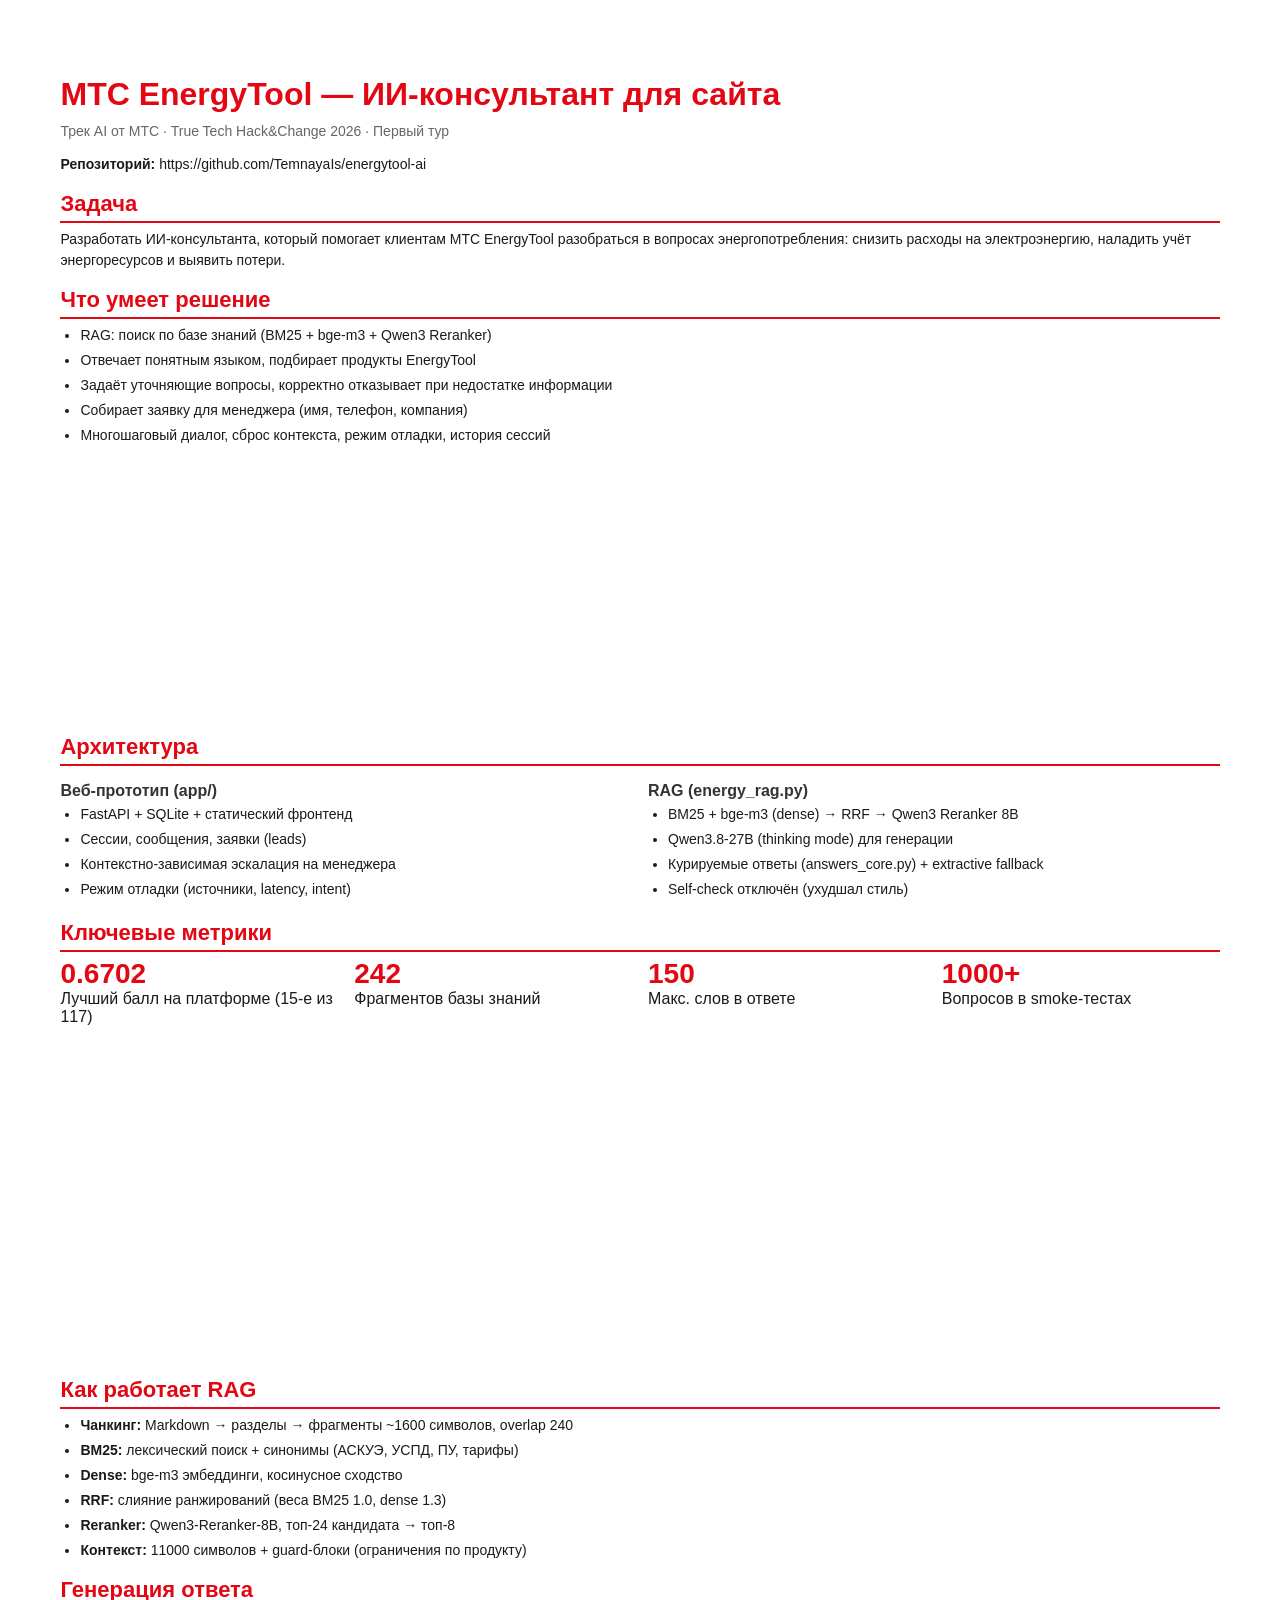
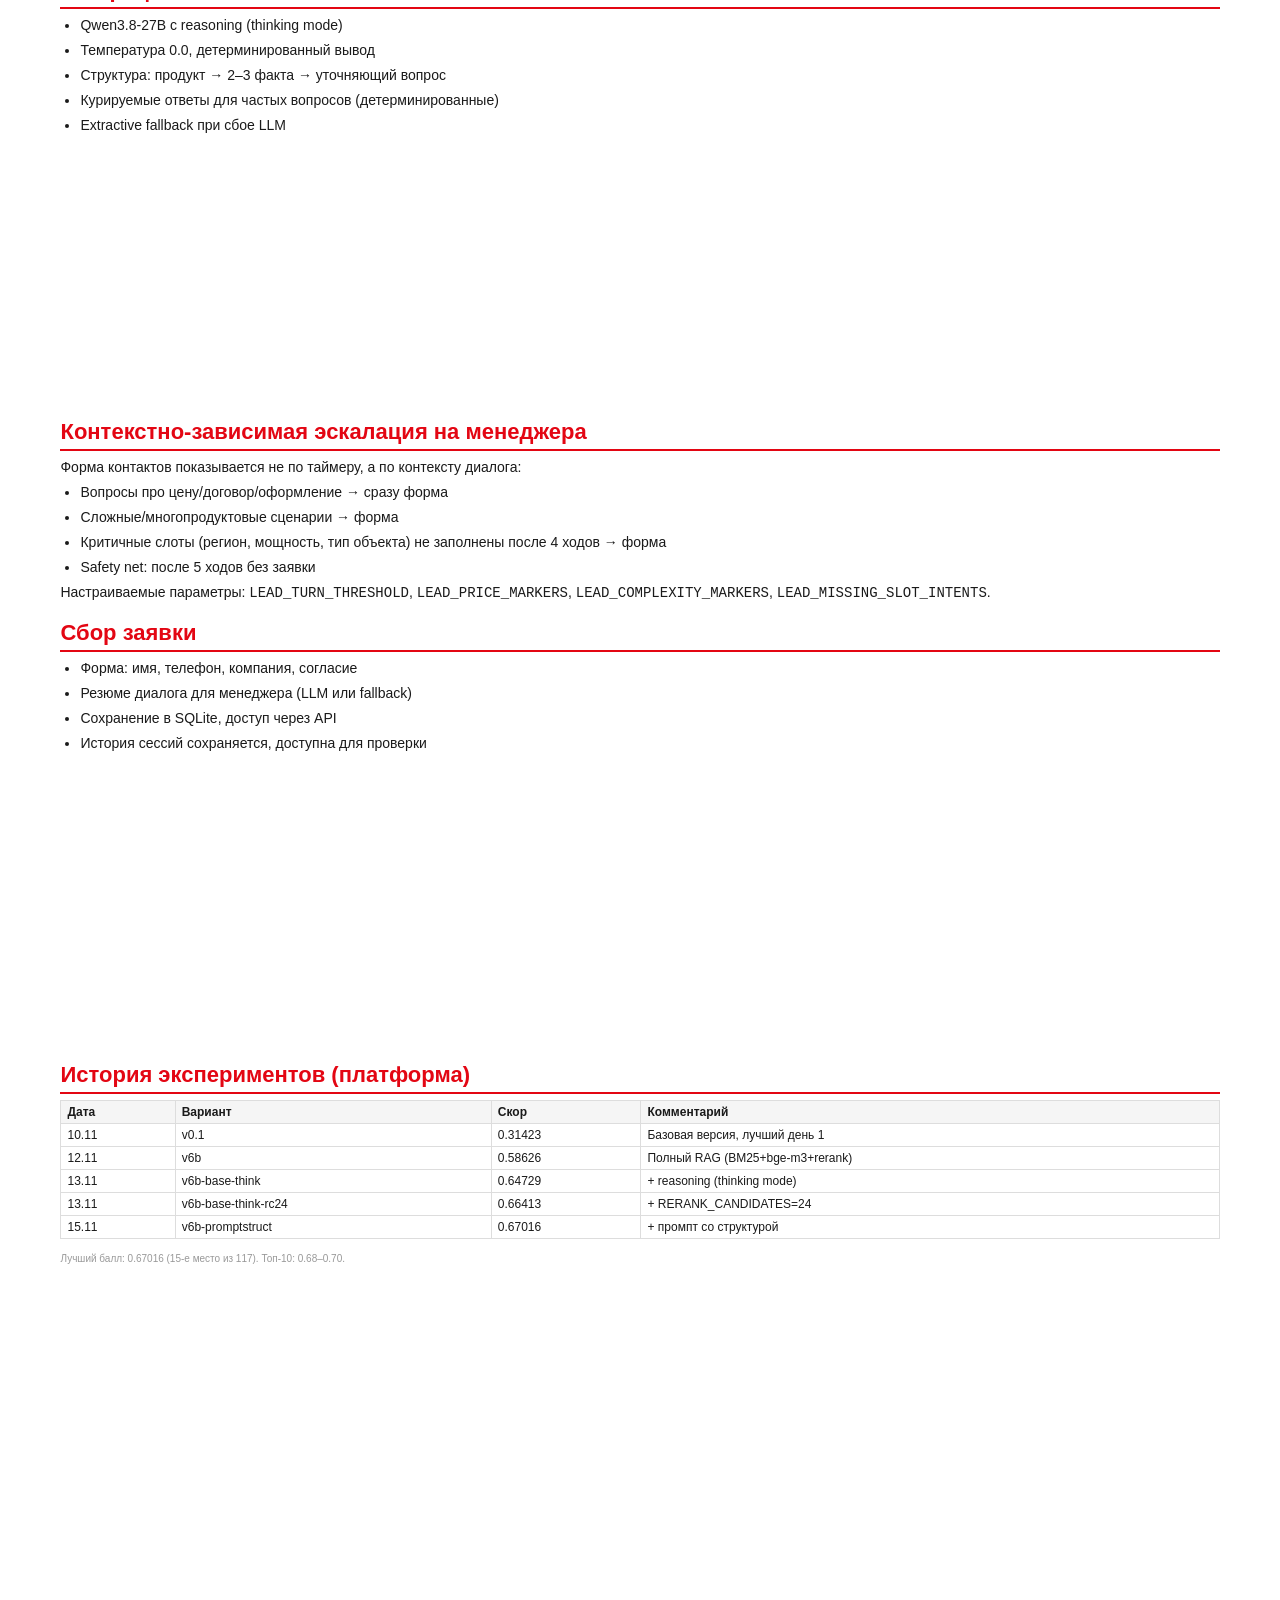
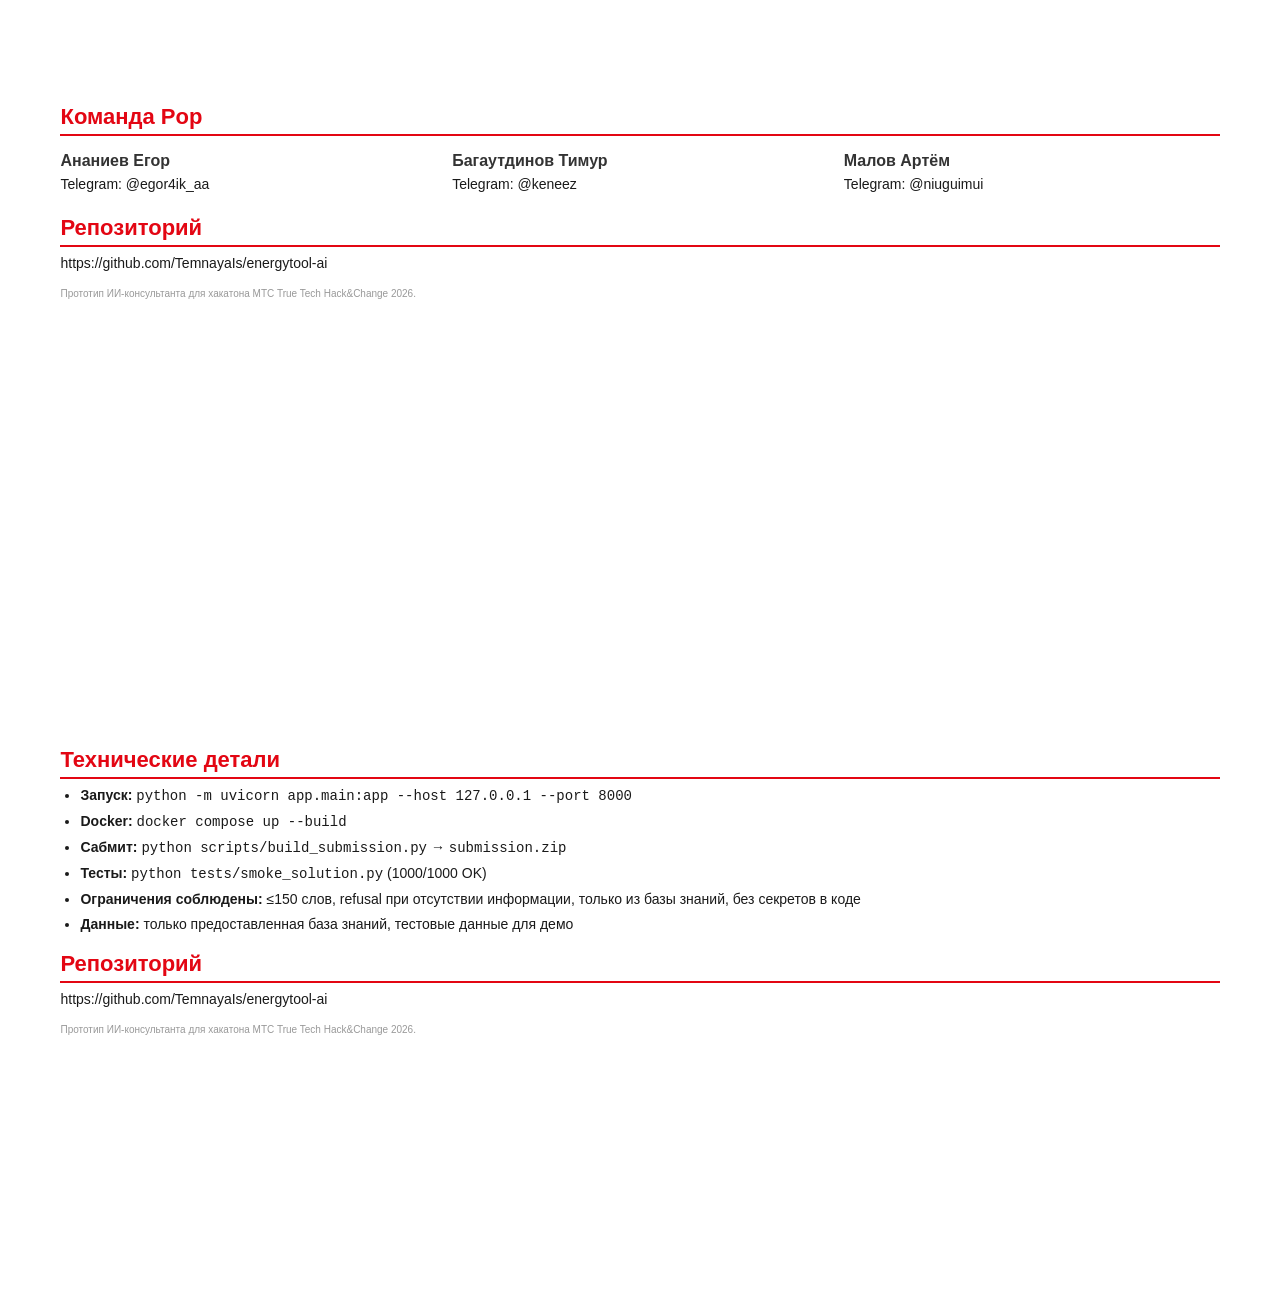
<file: presentation.html>
<!DOCTYPE html>
<html lang="ru">
<head>
<meta charset="utf-8">
<title>МТС EnergyTool — ИИ-консультант для сайта</title>
<style>
  @page { size: A4 landscape; margin: 12mm; }
  body { font-family: "Segoe UI", Arial, sans-serif; color: #1a1a1a; margin: 0; padding: 0; }
  .slide { page-break-after: always; padding: 20mm 16mm; min-height: 170mm; box-sizing: border-box; }
  .slide:last-child { page-break-after: auto; }
  h1 { color: #e30613; font-size: 32px; margin: 0 0 8px; }
  h2 { color: #e30613; font-size: 22px; margin: 16px 0 6px; border-bottom: 2px solid #e30613; padding-bottom: 4px; }
  h3 { font-size: 16px; margin: 10px 0 4px; color: #333; }
  p, li { font-size: 14px; line-height: 1.5; margin: 4px 0; }
  ul { margin: 4px 0 4px 20px; padding: 0; }
  .subtitle { color: #666; font-size: 14px; margin-bottom: 12px; }
  .highlight { background: #fff3f4; border-left: 4px solid #e30613; padding: 8px 12px; margin: 8px 0; font-size: 13px; }
  .cols { display: flex; gap: 16px; }
  .col { flex: 1; }
  .num { font-size: 28px; font-weight: 800; color: #e30613; }
  table { border-collapse: collapse; width: 100%; font-size: 12px; margin: 6px 0; }
  th, td { border: 1px solid #ddd; padding: 4px 6px; text-align: left; }
  th { background: #f5f5f5; }
  .footer { font-size: 10px; color: #999; margin-top: 12px; }
</style>
</head>
<body>

<div class="slide">
  <h1>МТС EnergyTool — ИИ-консультант для сайта</h1>
  <p class="subtitle">Трек AI от МТС · True Tech Hack&Change 2026 · Первый тур</p>
  <p><strong>Репозиторий:</strong> https://github.com/TemnayaIs/energytool-ai</p>
  <h2>Задача</h2>
  <p>Разработать ИИ-консультанта, который помогает клиентам МТС EnergyTool разобраться в вопросах энергопотребления: снизить расходы на электроэнергию, наладить учёт энергоресурсов и выявить потери.</p>
  <h2>Что умеет решение</h2>
  <ul>
    <li>RAG: поиск по базе знаний (BM25 + bge-m3 + Qwen3 Reranker)</li>
    <li>Отвечает понятным языком, подбирает продукты EnergyTool</li>
    <li>Задаёт уточняющие вопросы, корректно отказывает при недостатке информации</li>
    <li>Собирает заявку для менеджера (имя, телефон, компания)</li>
    <li>Многошаговый диалог, сброс контекста, режим отладки, история сессий</li>
  </ul>
</div>

<div class="slide">
  <h2>Архитектура</h2>
  <div class="cols">
    <div class="col">
      <h3>Веб-прототип (app/)</h3>
      <ul>
        <li>FastAPI + SQLite + статический фронтенд</li>
        <li>Сессии, сообщения, заявки (leads)</li>
        <li>Контекстно-зависимая эскалация на менеджера</li>
        <li>Режим отладки (источники, latency, intent)</li>
      </ul>
    </div>
    <div class="col">
      <h3>RAG (energy_rag.py)</h3>
      <ul>
        <li>BM25 + bge-m3 (dense) → RRF → Qwen3 Reranker 8B</li>
        <li>Qwen3.8-27B (thinking mode) для генерации</li>
        <li>Курируемые ответы (answers_core.py) + extractive fallback</li>
        <li>Self-check отключён (ухудшал стиль)</li>
      </ul>
    </div>
  </div>
  <h2>Ключевые метрики</h2>
  <div class="cols">
    <div class="col"><span class="num">0.6702</span><br>Лучший балл на платформе (15-е из 117)</div>
    <div class="col"><span class="num">242</span><br>Фрагментов базы знаний</div>
    <div class="col"><span class="num">150</span><br>Макс. слов в ответе</div>
    <div class="col"><span class="num">1000+</span><br>Вопросов в smoke-тестах</div>
  </div>
</div>

<div class="slide">
  <h2>Как работает RAG</h2>
  <ul>
    <li><strong>Чанкинг:</strong> Markdown → разделы → фрагменты ~1600 символов, overlap 240</li>
    <li><strong>BM25:</strong> лексический поиск + синонимы (АСКУЭ, УСПД, ПУ, тарифы)</li>
    <li><strong>Dense:</strong> bge-m3 эмбеддинги, косинусное сходство</li>
    <li><strong>RRF:</strong> слияние ранжирований (веса BM25 1.0, dense 1.3)</li>
    <li><strong>Reranker:</strong> Qwen3-Reranker-8B, топ-24 кандидата → топ-8</li>
    <li><strong>Контекст:</strong> 11000 символов + guard-блоки (ограничения по продукту)</li>
  </ul>
  <h2>Генерация ответа</h2>
  <ul>
    <li>Qwen3.8-27B с reasoning (thinking mode)</li>
    <li>Температура 0.0, детерминированный вывод</li>
    <li>Структура: продукт → 2–3 факта → уточняющий вопрос</li>
    <li>Курируемые ответы для частых вопросов (детерминированные)</li>
    <li>Extractive fallback при сбое LLM</li>
  </ul>
</div>

<div class="slide">
  <h2>Контекстно-зависимая эскалация на менеджера</h2>
  <p>Форма контактов показывается не по таймеру, а по контексту диалога:</p>
  <ul>
    <li>Вопросы про цену/договор/оформление → сразу форма</li>
    <li>Сложные/многопродуктовые сценарии → форма</li>
    <li>Критичные слоты (регион, мощность, тип объекта) не заполнены после 4 ходов → форма</li>
    <li>Safety net: после 5 ходов без заявки</li>
  </ul>
  <p>Настраиваемые параметры: <code>LEAD_TURN_THRESHOLD</code>, <code>LEAD_PRICE_MARKERS</code>, <code>LEAD_COMPLEXITY_MARKERS</code>, <code>LEAD_MISSING_SLOT_INTENTS</code>.</p>
  <h2>Сбор заявки</h2>
  <ul>
    <li>Форма: имя, телефон, компания, согласие</li>
    <li>Резюме диалога для менеджера (LLM или fallback)</li>
    <li>Сохранение в SQLite, доступ через API</li>
    <li>История сессий сохраняется, доступна для проверки</li>
  </ul>
</div>

<div class="slide">
  <h2>История экспериментов (платформа)</h2>
  <table>
    <tr><th>Дата</th><th>Вариант</th><th>Скор</th><th>Комментарий</th></tr>
    <tr><td>10.11</td><td>v0.1</td><td>0.31423</td><td>Базовая версия, лучший день 1</td></tr>
    <tr><td>12.11</td><td>v6b</td><td>0.58626</td><td>Полный RAG (BM25+bge-m3+rerank)</td></tr>
    <tr><td>13.11</td><td>v6b-base-think</td><td>0.64729</td><td>+ reasoning (thinking mode)</td></tr>
    <tr><td>13.11</td><td>v6b-base-think-rc24</td><td>0.66413</td><td>+ RERANK_CANDIDATES=24</td></tr>
    <tr><td>15.11</td><td>v6b-promptstruct</td><td>0.67016</td><td>+ промпт со структурой</td></tr>
  </table>
  <p class="footer">Лучший балл: 0.67016 (15-е место из 117). Топ-10: 0.68–0.70.</p>
</div>

<div class="slide">
  <h2>Команда Pop</h2>
  <div class="cols">
    <div class="col">
      <h3>Ананиев Егор</h3>
      <p>Telegram: @egor4ik_aa</p>
    </div>
    <div class="col">
      <h3>Багаутдинов Тимур</h3>
      <p>Telegram: @keneez</p>
    </div>
    <div class="col">
      <h3>Малов Артём</h3>
      <p>Telegram: @niuguimui</p>
    </div>
  </div>
  <h2>Репозиторий</h2>
  <p>https://github.com/TemnayaIs/energytool-ai</p>
  <p class="footer">Прототип ИИ-консультанта для хакатона МТС True Tech Hack&Change 2026.</p>
</div>

<div class="slide">
  <h2>Технические детали</h2>
  <ul>
    <li><strong>Запуск:</strong> <code>python -m uvicorn app.main:app --host 127.0.0.1 --port 8000</code></li>
    <li><strong>Docker:</strong> <code>docker compose up --build</code></li>
    <li><strong>Сабмит:</strong> <code>python scripts/build_submission.py</code> → <code>submission.zip</code></li>
    <li><strong>Тесты:</strong> <code>python tests/smoke_solution.py</code> (1000/1000 OK)</li>
    <li><strong>Ограничения соблюдены:</strong> ≤150 слов, refusal при отсутствии информации, только из базы знаний, без секретов в коде</li>
    <li><strong>Данные:</strong> только предоставленная база знаний, тестовые данные для демо</li>
  </ul>
  <h2>Репозиторий</h2>
  <p>https://github.com/TemnayaIs/energytool-ai</p>
  <p class="footer">Прототип ИИ-консультанта для хакатона МТС True Tech Hack&Change 2026.</p>
</div>

</body>
</html>
</file>
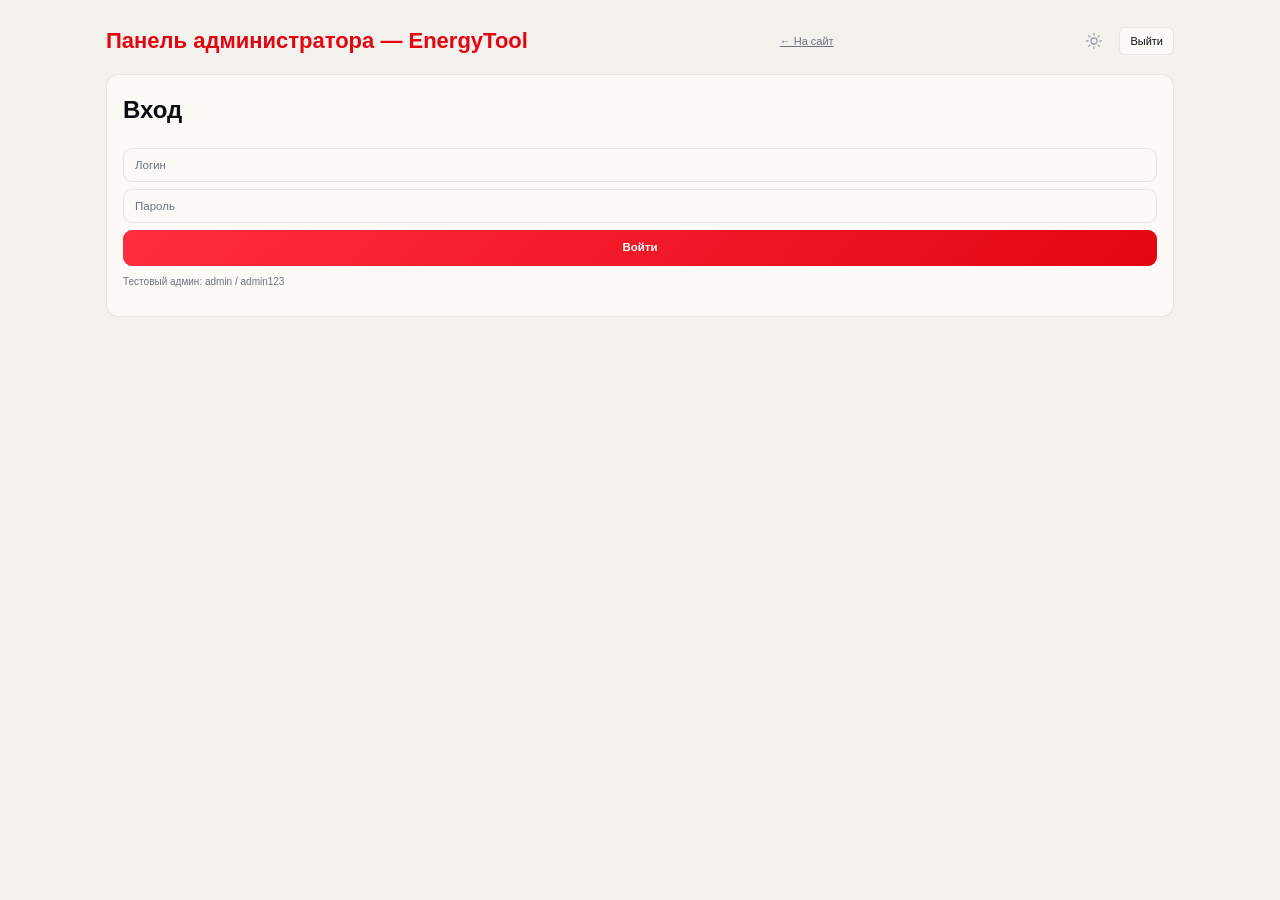
<file: static/admin.html>
<!DOCTYPE html>
<html lang="ru">
<head>
<meta charset="utf-8">
<title>МТС EnergyTool — Панель администратора</title>
<link rel="stylesheet" href="/static/styles.css?v=6">
<style>
  body { background: var(--paper); color: var(--ink); }
  .admin-wrap { max-width: 1100px; margin: 0 auto; padding: 24px 16px; }
  .admin-head { display: flex; justify-content: space-between; align-items: center; margin-bottom: 16px; flex-wrap: wrap; gap: 8px; }
  .admin-card { background: var(--paper-2); border: 1px solid var(--line); border-radius: 12px; padding: 16px; margin-bottom: 12px; }
  .lead-row { border-bottom: 1px solid var(--line); padding: 12px 0; }
  .lead-row:last-child { border-bottom: 0; }
  .lead-summary { background: rgba(255,255,255,0.04); border: 1px solid var(--line); border-radius: 8px; padding: 10px; margin-top: 8px; white-space: pre-line; font-size: 12px; line-height: 1.6; color: var(--ink); }
  .lead-meta { font-size: 11px; color: var(--muted); margin-top: 4px; }
  .btn-row { display: flex; gap: 6px; margin-top: 8px; flex-wrap: wrap; }
  .btn-sm { height: 28px; padding: 0 10px; font-size: 11px; border-radius: 6px; border: 1px solid var(--line); background: var(--paper-2); color: var(--ink); cursor: pointer; }
  .btn-sm:hover { background: var(--red-soft); color: var(--red); }
  .dash-grid { display: grid; grid-template-columns: repeat(auto-fit, minmax(140px, 1fr)); gap: 10px; margin-bottom: 12px; }
  .dash-card { background: var(--paper-2); border: 1px solid var(--line); border-radius: 10px; padding: 12px; text-align: center; }
  .dash-val { font-size: 22px; font-weight: 800; color: var(--red); }
  .dash-lbl { font-size: 10px; color: var(--muted); margin-top: 2px; }
  .chart { display: flex; align-items: flex-end; gap: 6px; height: 80px; margin-top: 8px; }
  .chart-col { flex: 1; display: flex; flex-direction: column; align-items: center; gap: 2px; }
  .chart-bar { width: 100%; background: var(--red); border-radius: 4px 4px 0 0; min-height: 2px; }
  .chart-lbl { font-size: 9px; color: var(--muted); text-align: center; }
  .chart-cnt { font-size: 9px; font-weight: 700; color: var(--ink); }
  .filters { display: flex; gap: 8px; margin-bottom: 10px; flex-wrap: wrap; }
  .filters input, .filters select { height: 32px; padding: 0 10px; border-radius: 8px; border: 1px solid var(--line); background: var(--paper-2); color: var(--ink); font-size: 11px; }
  .filters input { flex: 1; min-width: 200px; }
  .theme-toggle { position: fixed; top: 16px; right: 16px; z-index: 50; }
</style>
</head>
<body>
  <div class="admin-wrap">
    <div class="admin-head">
      <h1 style="margin:0;font-size:22px;color:var(--red)">Панель администратора — EnergyTool</h1>
      <a href="/" style="font-size:11px;color:var(--muted);text-decoration:underline;margin-left:8px">← На сайт</a>
      <div style="display:flex;gap:8px;align-items:center">
        <button class="icon-btn" id="themeToggle" title="Тема" aria-label="Переключить тему"><svg class="icon"><use href="#i-sun"></use></svg></button>
        <button class="btn-sm" id="adminLogout">Выйти</button>
      </div>
    </div>

    <div id="loginBox" class="admin-card">
      <h2 style="margin-top:0">Вход</h2>
      <form id="loginForm">
        <div class="lead-field"><input name="username" type="text" placeholder="Логин" required style="width:100%;height:34px;padding:0 11px;border-radius:9px;border:1px solid var(--line);background:var(--paper-2);color:var(--ink);font-size:11.5px"></div>
        <div class="lead-field"><input name="password" type="password" placeholder="Пароль" required style="width:100%;height:34px;padding:0 11px;border-radius:9px;border:1px solid var(--line);background:var(--paper-2);color:var(--ink);font-size:11.5px"></div>
        <button class="lead-submit" type="submit" style="width:100%;height:36px;border:0;border-radius:9px;background:linear-gradient(135deg,var(--red-2),var(--red));color:#fff;font-weight:800;cursor:pointer">Войти</button>
      </form>
      <div id="loginError" style="color:var(--red);font-size:11px;margin-top:8px;display:none"></div>
      <p style="font-size:10px;color:var(--muted);margin-top:8px">Тестовый админ: admin / admin123</p>
    </div>

    <div id="adminBox" hidden>
      <div class="admin-card">
        <h2 style="margin-top:0">Дашборд</h2>
        <div id="dashboard" class="dash-grid"></div>
        <div id="chart" class="chart"></div>
      </div>

      <div class="admin-card">
        <h2 style="margin-top:0">Заявки</h2>
        <div class="filters">
          <input id="filterText" placeholder="Поиск по имени/компании/телефону">
          <select id="filterPeriod">
            <option value="all">Все время</option>
            <option value="day">Сегодня</option>
            <option value="week">Неделя</option>
            <option value="month">Месяц</option>
          </select>
        </div>
        <div id="leadsList">Загрузка…</div>
      </div>
    </div>
  </div>

  <script>
    const API = (p, opts={}) => {
      const h = { 'Content-Type': 'application/json', ...(opts.headers||{}) };
      const t = localStorage.getItem('et_token');
      if (t) h['Authorization'] = 'Bearer ' + t;
      return fetch(p, { headers: h, ...opts }).then(r => r.json().then(d => { if (!r.ok) throw new Error(d.detail||'Ошибка'); return d; }));
    };

    // Подхватываем токен из URL (при переходе с главной страницы)
    const urlParams = new URLSearchParams(window.location.search);
    const urlToken = urlParams.get('token');
    if (urlToken) { localStorage.setItem('et_token', urlToken); window.history.replaceState({}, '', '/admin'); }
    let token = localStorage.getItem('et_token');

    function applyTheme(t) { document.documentElement.setAttribute('data-theme', t); localStorage.setItem('et_theme', t); }
    document.getElementById('themeToggle').addEventListener('click', () => {
      const cur = localStorage.getItem('et_theme') || 'light';
      applyTheme(cur === 'light' ? 'dark' : 'light');
    });
    applyTheme(localStorage.getItem('et_theme') || 'light');

    async function tryLogin() {
      const u = document.querySelector('#loginForm [name=username]').value;
      const p = document.querySelector('#loginForm [name=password]').value;
      try {
        const r = await API('/api/auth/login', { method:'POST', body: JSON.stringify({username:u,password:p}) });
        token = r.token; localStorage.setItem('et_token', token);
        showAdmin();
      } catch (e) { document.getElementById('loginError').textContent = e.message; document.getElementById('loginError').style.display='block'; }
    }

    async function showAdmin() {
      document.getElementById('loginBox').hidden = true;
      document.getElementById('adminBox').hidden = false;
      await loadLeads();
    }

    function renderDashboard(leads) {
      const dash = document.getElementById('dashboard');
      dash.innerHTML = '';
      const now = new Date();
      const dayAgo = new Date(now - 24*3600*1000);
      const weekAgo = new Date(now - 7*24*3600*1000);
      const monthAgo = new Date(now - 30*24*3600*1000);
      const today = leads.filter(l => new Date(l.created_at) >= dayAgo).length;
      const week = leads.filter(l => new Date(l.created_at) >= weekAgo).length;
      const month = leads.filter(l => new Date(l.created_at) >= monthAgo).length;
      const cards = [
        { label: 'Всего заявок', value: leads.length },
        { label: 'За 24 часа', value: today },
        { label: 'За 7 дней', value: week },
        { label: 'За 30 дней', value: month },
      ];
      cards.forEach(c => {
        const card = document.createElement('div');
        card.className = 'dash-card';
        card.innerHTML = '<div class="dash-val">' + c.value + '</div><div class="dash-lbl">' + c.label + '</div>';
        dash.appendChild(card);
      });
      const chart = document.getElementById('chart');
      chart.innerHTML = '';
      const days = [];
      for (let i = 6; i >= 0; i--) {
        const d = new Date(now - i*24*3600*1000);
        const key = d.toISOString().slice(0,10);
        const cnt = leads.filter(l => (l.created_at||'').slice(0,10) === key).length;
        days.push({ key, cnt, label: d.toLocaleDateString('ru-RU', {weekday:'short', day:'numeric'}) });
      }
      const maxCnt = Math.max(1, ...days.map(d => d.cnt));
      const bars = document.createElement('div');
      bars.className = 'chart';
      bars.style.cssText = 'display:flex;align-items:flex-end;gap:6px;height:90px;margin-top:8px;padding:0 4px';
      days.forEach(d => {
        const col = document.createElement('div');
        col.style.cssText = 'flex:1;display:flex;flex-direction:column;align-items:center;gap:2px;min-width:0';
        const bar = document.createElement('div');
        bar.style.cssText = 'width:100%;background:var(--red);border-radius:4px 4px 0 0;height:' + Math.max(4, d.cnt/maxCnt*70) + 'px';
        col.appendChild(bar);
        const cnt = document.createElement('div');
        cnt.style.cssText = 'font-size:9px;font-weight:700;color:var(--ink)';
        cnt.textContent = d.cnt || '';
        col.appendChild(cnt);
        const lbl = document.createElement('div');
        lbl.style.cssText = 'font-size:9px;color:var(--muted);text-align:center;white-space:nowrap';
        lbl.textContent = d.label;
        col.appendChild(lbl);
        bars.appendChild(col);
      });
      chart.appendChild(bars);
      if (leads.length === 0) {
        const empty = document.createElement('div');
        empty.style.cssText = 'text-align:center;color:var(--muted);font-size:11px;margin-top:8px';
        empty.textContent = 'Нет данных для графика';
        chart.appendChild(empty);
      }
    }

    async function loadLeads() {
      const data = await API('/api/admin/leads');
      const leads = data.leads || [];
      renderDashboard(leads);
      const box = document.getElementById('leadsList');
      box.innerHTML = '';
      const ft = (document.getElementById('filterText')?.value || '').toLowerCase();
      const fp = document.getElementById('filterPeriod')?.value || 'all';
      const now = new Date();
      let filtered = leads;
      if (ft) filtered = filtered.filter(l => (l.name + ' ' + (l.company||'') + ' ' + (l.phone||'')).toLowerCase().includes(ft));
      if (fp !== 'all') {
        const cutoff = fp === 'day' ? new Date(now - 24*3600*1000) : fp === 'week' ? new Date(now - 7*24*3600*1000) : new Date(now - 30*24*3600*1000);
        filtered = filtered.filter(l => new Date(l.created_at) >= cutoff);
      }
      if (!filtered.length) { box.textContent = 'Заявок не найдено.'; return; }
      filtered.forEach(l => {
        const row = document.createElement('div');
        row.className = 'lead-row';
        const status = l.status || 'open';
        const statusColor = status === 'closed' ? '#1fa97a' : '#f2b544';
        const titleDiv = document.createElement('div');
        titleDiv.innerHTML = '<strong>Заявка #' + l.id + '</strong> — ' + l.name + ', ' + l.phone + (l.company ? ', ' + l.company : '') +
          ' <span style="display:inline-block;padding:2px 8px;border-radius:999px;font-size:10px;font-weight:700;background:' + statusColor + '22;color:' + statusColor + '">' + (status === 'closed' ? 'Закрыта' : 'Открыта') + '</span>';
        row.appendChild(titleDiv);
        const meta = document.createElement('div');
        meta.className = 'lead-meta';
        meta.textContent = l.created_at;
        row.appendChild(meta);
        if (l.summary) {
          const toggleBtn = document.createElement('button');
          toggleBtn.className = 'btn-sm';
          toggleBtn.style.marginTop = '6px';
          toggleBtn.textContent = '🔽 Показать резюме';
          const sum = document.createElement('div');
          sum.className = 'lead-summary';
          sum.style.cssText = 'display:none;background:rgba(255,255,255,0.04);border:1px solid var(--line);border-radius:8px;padding:10px;margin-top:8px;white-space:pre-line;font-size:12px;line-height:1.6';
          sum.innerHTML = (l.summary || '').replace(/\n/g, '<br>');
          toggleBtn.onclick = () => {
            if (sum.style.display === 'none') { sum.style.display = 'block'; toggleBtn.textContent = '🔼 Скрыть резюме'; }
            else { sum.style.display = 'none'; toggleBtn.textContent = '🔽 Показать резюме'; }
          };
          row.appendChild(toggleBtn);
          row.appendChild(sum);
        }
        const btns = document.createElement('div');
        btns.className = 'btn-row';
        const copyBtn = document.createElement('button');
        copyBtn.className = 'btn-sm';
        copyBtn.textContent = 'Копировать контакты';
        copyBtn.onclick = () => { navigator.clipboard.writeText(l.name + ' | ' + l.phone + ' | ' + l.company); alert('Контакты скопированы'); };
        btns.appendChild(copyBtn);
        const toggleStatusBtn = document.createElement('button');
        toggleStatusBtn.className = 'btn-sm';
        toggleStatusBtn.textContent = status === 'closed' ? 'Открыть' : 'Закрыть';
        toggleStatusBtn.onclick = async () => {
          try {
            await API('/api/admin/leads/' + l.id + '/status', { method: 'PATCH', body: JSON.stringify({ status: status === 'closed' ? 'open' : 'closed' }) });
            await loadLeads();
          } catch (e) { alert(e.message); }
        };
        btns.appendChild(toggleStatusBtn);
        row.appendChild(btns);
        box.appendChild(row);
      });
    }

    document.getElementById('filterText')?.addEventListener('input', () => loadLeads());
    document.getElementById('filterPeriod')?.addEventListener('change', () => loadLeads());

    document.getElementById('loginForm').addEventListener('submit', async (e) => {
      e.preventDefault();
      document.getElementById('loginError').style.display = 'none';
      try { await tryLogin(); } catch (err) { document.getElementById('loginError').textContent = err.message; document.getElementById('loginError').style.display = 'block'; }
    });

    document.getElementById('adminLogout').addEventListener('click', async () => {
      try { await API('/api/auth/logout', { method: 'POST' }); } catch (e) {}
      token = null; localStorage.removeItem('et_token');
      document.getElementById('adminBox').hidden = true;
      document.getElementById('loginBox').hidden = false;
    });

    (async () => {
      if (token) {
        try { const me = await API('/api/me'); if (me.user.role === 'admin') { document.getElementById('loginBox').hidden = true; document.getElementById('adminBox').hidden = false; await loadLeads(); } else { token = null; localStorage.removeItem('et_token'); } } catch (e) { token = null; localStorage.removeItem('et_token'); }
      }
    })();
  </script>
  <svg style="display:none">
    <symbol id="i-sun" viewBox="0 0 24 24"><circle cx="12" cy="12" r="4" fill="none" stroke="currentColor" stroke-width="1.7"/><path d="M12 2v2.2M12 19.8V22M2 12h2.2M19.8 12H22M4.9 4.9l1.6 1.6M17.5 17.5l1.6 1.6M19.1 4.9l-1.6 1.6M6.5 17.5l-1.6 1.6" fill="none" stroke="currentColor" stroke-width="1.7" stroke-linecap="round"/></symbol>
    <symbol id="i-close" viewBox="0 0 24 24"><path d="m6 6 12 12M18 6 6 18" fill="none" stroke="currentColor" stroke-width="1.8" stroke-linecap="round"/></symbol>
  </svg>
</body>
</html>
</file>
<file: static/styles.css>
/* ==========================================================================
   МТС EnergyTool — ИИ-консультант
   Светлый «редакционный» лендинг + тёмный чат-виджет.
   ========================================================================== */

:root {
  --red: #e30611;
  --red-2: #ff2d3f;
  --red-soft: rgba(227, 6, 17, 0.08);
  --ink: #0b0d12;
  --ink-2: #151922;
  --ink-3: #222733;
  --paper: #f4f2ed;
  --paper-2: #fbfaf7;
  --white: #ffffff;
  --muted: #6c7280;
  --muted-2: #9298a5;
  --line: rgba(11, 13, 18, 0.09);
  --line-dark: rgba(255, 255, 255, 0.08);
  --green: #1fa97a;
  --gold: #f2b544;
  --radius: 24px;
  --radius-sm: 14px;
  --shadow: 0 24px 70px -28px rgba(11, 13, 18, 0.28);
  --font: "Manrope", -apple-system, BlinkMacSystemFont, "Segoe UI", sans-serif;
  --display: "Unbounded", "Manrope", -apple-system, sans-serif;
  --max: 1240px;
}

*,
*::before,
*::after {
  box-sizing: border-box;
}

html {
  scroll-behavior: smooth;
}

body {
  margin: 0;
  background: var(--paper);
  color: var(--ink);
  font-family: var(--font);
  font-size: 16px;
  line-height: 1.55;
  -webkit-font-smoothing: antialiased;
  overflow-x: hidden;
}

::selection {
  background: var(--red);
  color: #fff;
}

a {
  color: inherit;
  text-decoration: none;
}

button,
input,
textarea {
  font: inherit;
}

button {
  cursor: pointer;
}

.svg-sprite {
  position: absolute;
  width: 0;
  height: 0;
  overflow: hidden;
}

.icon {
  width: 20px;
  height: 20px;
  display: inline-block;
  flex: none;
  vertical-align: middle;
}

.noise {
  position: fixed;
  inset: 0;
  z-index: 0;
  pointer-events: none;
  opacity: 0.35;
  background-image: url("data:image/svg+xml,%3Csvg viewBox='0 0 180 180' xmlns='http://www.w3.org/2000/svg'%3E%3Cfilter id='n'%3E%3CfeTurbulence type='fractalNoise' baseFrequency='.9' numOctaves='2' stitchTiles='stitch'/%3E%3C/filter%3E%3Crect width='100%25' height='100%25' filter='url(%23n)' opacity='.035'/%3E%3C/svg%3E");
}

/* ---------- Общие элементы ---------- */

.topbar,
main,
.footer {
  position: relative;
  z-index: 1;
}

.eyebrow {
  display: inline-flex;
  align-items: center;
  gap: 9px;
  font-size: 11px;
  font-weight: 800;
  letter-spacing: 0.14em;
  color: var(--muted);
  text-transform: uppercase;
}

.eyebrow-dot {
  width: 7px;
  height: 7px;
  border-radius: 50%;
  background: var(--red);
  box-shadow: 0 0 0 4px var(--red-soft);
}

.eyebrow-light {
  color: rgba(255, 255, 255, 0.62);
}

.eyebrow-light .eyebrow-dot {
  box-shadow: 0 0 0 4px rgba(255, 45, 63, 0.18);
}

.btn {
  display: inline-flex;
  align-items: center;
  justify-content: center;
  gap: 10px;
  height: 54px;
  padding: 0 26px;
  border-radius: 999px;
  border: 1px solid transparent;
  font-size: 14px;
  font-weight: 800;
  letter-spacing: -0.01em;
  transition: transform 0.25s ease, box-shadow 0.25s ease, background 0.25s ease, color 0.25s ease;
  white-space: nowrap;
}

.btn .icon {
  width: 18px;
  height: 18px;
  transition: transform 0.25s ease;
}

.btn:hover .icon {
  transform: translateX(3px);
}

.btn-primary {
  background: linear-gradient(135deg, var(--red), #c9000c);
  color: #fff;
  box-shadow: 0 14px 30px -12px rgba(227, 6, 17, 0.65);
}

.btn-primary:hover {
  transform: translateY(-2px);
  box-shadow: 0 20px 38px -14px rgba(227, 6, 17, 0.7);
}

.btn-dark {
  background: var(--ink);
  color: #fff;
}

.btn-dark:hover {
  background: var(--ink-3);
  transform: translateY(-2px);
}

.btn-light {
  background: #fff;
  color: var(--ink);
}

.btn-light:hover {
  transform: translateY(-2px);
  box-shadow: 0 18px 40px -18px rgba(0, 0, 0, 0.5);
}

.btn-ghost {
  background: transparent;
  border-color: rgba(11, 13, 18, 0.16);
  color: var(--ink);
}

.btn-ghost:hover {
  background: rgba(11, 13, 18, 0.04);
  border-color: rgba(11, 13, 18, 0.3);
}

.btn-small {
  height: 44px;
  padding: 0 20px;
  font-size: 13px;
}

.text-link {
  display: inline-flex;
  align-items: center;
  gap: 8px;
  border: 0;
  background: none;
  padding: 0;
  color: var(--red);
  font-size: 14px;
  font-weight: 800;
  letter-spacing: -0.01em;
}

.text-link .icon {
  width: 17px;
  height: 17px;
  transition: transform 0.25s ease;
}

.text-link:hover .icon {
  transform: translateX(4px);
}

/* ---------- Шапка ---------- */

.topbar {
  position: sticky;
  top: 0;
  z-index: 50;
  display: flex;
  align-items: center;
  justify-content: space-between;
  gap: 24px;
  height: 76px;
  padding: 0 clamp(20px, 4vw, 56px);
  background: rgba(244, 242, 237, 0.78);
  backdrop-filter: blur(18px);
  border-bottom: 1px solid rgba(11, 13, 18, 0.06);
}

.brand {
  display: inline-flex;
  align-items: center;
  gap: 11px;
  min-width: 0;
}

.brand-mark {
  width: 38px;
  height: 38px;
  border-radius: 11px;
  display: grid;
  place-items: center;
  background: linear-gradient(145deg, var(--red-2), var(--red));
  color: #fff;
  box-shadow: 0 8px 18px -8px rgba(227, 6, 17, 0.8);
}

.brand-mark .icon {
  width: 21px;
  height: 21px;
}

.brand-text {
  display: inline-flex;
  align-items: baseline;
  gap: 5px;
  font-size: 17px;
  letter-spacing: -0.02em;
}

.brand-text b {
  font-weight: 800;
}

.brand-text span {
  font-weight: 500;
  color: var(--ink);
}

.brand-badge {
  margin-left: 2px;
  padding: 3px 7px;
  border-radius: 6px;
  background: var(--ink);
  color: #fff;
  font-size: 9px;
  font-weight: 800;
  letter-spacing: 0.12em;
}

.nav {
  display: flex;
  align-items: center;
  gap: clamp(18px, 2.6vw, 38px);
  font-size: 13px;
  font-weight: 700;
  color: #4b5160;
}

.nav a {
  position: relative;
  transition: color 0.2s ease;
}

.nav a::after {
  content: "";
  position: absolute;
  left: 0;
  bottom: -6px;
  width: 0;
  height: 2px;
  border-radius: 2px;
  background: var(--red);
  transition: width 0.25s ease;
}

.nav a:hover {
  color: var(--ink);
}

.nav a:hover::after {
  width: 100%;
}

.nav-chat-link {
  color: var(--red);
}

/* ---------- Hero ---------- */

.hero {
  position: relative;
  overflow: hidden;
  padding: clamp(46px, 6vw, 86px) clamp(20px, 4vw, 56px) clamp(56px, 7vw, 96px);
}

.hero::before {
  content: "";
  position: absolute;
  inset: 0;
  background-image:
    linear-gradient(rgba(11, 13, 18, 0.045) 1px, transparent 1px),
    linear-gradient(90deg, rgba(11, 13, 18, 0.045) 1px, transparent 1px);
  background-size: 74px 74px;
  mask-image: radial-gradient(ellipse 80% 70% at 50% 35%, #000 20%, transparent 75%);
  pointer-events: none;
}

.hero-glow {
  position: absolute;
  border-radius: 50%;
  filter: blur(70px);
  pointer-events: none;
}

.hero-glow-a {
  width: 520px;
  height: 520px;
  right: -140px;
  top: -140px;
  background: radial-gradient(circle, rgba(227, 6, 17, 0.18), transparent 65%);
}

.hero-glow-b {
  width: 460px;
  height: 460px;
  left: -180px;
  bottom: -200px;
  background: radial-gradient(circle, rgba(242, 181, 68, 0.18), transparent 65%);
}

.hero-inner {
  position: relative;
  max-width: var(--max);
  margin: 0 auto;
  display: grid;
  grid-template-columns: minmax(0, 1.02fr) minmax(0, 0.98fr);
  gap: clamp(36px, 5vw, 72px);
  align-items: center;
}

.hero-copy {
  max-width: 660px;
}

.hero h1 {
  margin: 20px 0 22px;
  font-family: var(--display);
  font-size: clamp(38px, 4.6vw, 66px);
  font-weight: 600;
  line-height: 1.04;
  letter-spacing: -0.045em;
}

.hero h1 em {
  position: relative;
  font-style: normal;
  color: var(--red);
  white-space: nowrap;
}

.hero h1 em::after {
  content: "";
  position: absolute;
  left: 0;
  right: 0;
  bottom: 0.02em;
  height: 0.18em;
  background: rgba(227, 6, 17, 0.13);
  z-index: -1;
  border-radius: 4px;
}

.hero-lead {
  max-width: 540px;
  margin: 0 0 30px;
  color: #4b5160;
  font-size: clamp(15px, 1.25vw, 17px);
  line-height: 1.65;
}

.hero-actions {
  display: flex;
  flex-wrap: wrap;
  gap: 12px;
}

.hero-trust {
  display: flex;
  flex-wrap: wrap;
  gap: 16px 22px;
  margin-top: 24px;
  color: #5b6170;
  font-size: 12.5px;
  font-weight: 600;
}

.hero-trust span {
  display: inline-flex;
  align-items: center;
  gap: 6px;
}

.hero-trust .icon {
  width: 15px;
  height: 15px;
  color: var(--green);
}

.hero-stats {
  display: flex;
  gap: clamp(22px, 3vw, 40px);
  margin-top: 38px;
  padding-top: 26px;
  border-top: 1px solid var(--line);
}

.hero-stats div {
  display: flex;
  flex-direction: column;
  gap: 3px;
}

.hero-stats b {
  font-family: var(--display);
  font-size: clamp(20px, 2vw, 27px);
  font-weight: 600;
  letter-spacing: -0.03em;
}

.hero-stats span {
  max-width: 120px;
  color: var(--muted);
  font-size: 11.5px;
  line-height: 1.35;
}

/* ---------- Чат ---------- */

.hero-chat {
  position: relative;
  min-width: 0;
}

.chat-card {
  position: relative;
  display: flex;
  flex-direction: column;
  height: clamp(590px, 70vh, 690px);
  border-radius: 28px;
  background:
    radial-gradient(circle at 85% 0%, rgba(227, 6, 17, 0.16), transparent 36%),
    linear-gradient(165deg, #191c24 0%, #0d0f14 55%, #0a0c10 100%);
  border: 1px solid rgba(255, 255, 255, 0.1);
  box-shadow:
    0 50px 90px -38px rgba(11, 13, 18, 0.62),
    0 0 0 1px rgba(255, 255, 255, 0.03) inset;
  color: #eef0f5;
  overflow: hidden;
  isolation: isolate;
}

.chat-card::before {
  content: "";
  position: absolute;
  inset: 0;
  background-image: radial-gradient(rgba(255, 255, 255, 0.12) 0.6px, transparent 0.6px);
  background-size: 18px 18px;
  opacity: 0.18;
  pointer-events: none;
}

.chat-head {
  position: relative;
  z-index: 2;
  display: flex;
  align-items: center;
  justify-content: space-between;
  gap: 14px;
  padding: 18px 18px 16px;
  border-bottom: 1px solid var(--line-dark);
  background: rgba(10, 12, 16, 0.4);
  backdrop-filter: blur(8px);
}

.chat-identity {
  display: flex;
  align-items: center;
  gap: 11px;
  min-width: 0;
}

.ai-avatar {
  position: relative;
  width: 42px;
  height: 42px;
  border-radius: 14px;
  display: grid;
  place-items: center;
  background: linear-gradient(145deg, var(--red-2), #b3000a);
  color: #fff;
  box-shadow: 0 8px 20px -8px rgba(227, 6, 17, 0.8);
  flex: none;
}

.ai-avatar .icon {
  width: 22px;
  height: 22px;
}

.pulse {
  position: absolute;
  right: -2px;
  bottom: -2px;
  width: 11px;
  height: 11px;
  border-radius: 50%;
  background: var(--green);
  border: 2.5px solid #12151b;
  box-shadow: 0 0 0 0 rgba(31, 169, 122, 0.5);
  animation: pulse 2.4s infinite;
}

@keyframes pulse {
  0% { box-shadow: 0 0 0 0 rgba(31, 169, 122, 0.45); }
  70% { box-shadow: 0 0 0 8px rgba(31, 169, 122, 0); }
  100% { box-shadow: 0 0 0 0 rgba(31, 169, 122, 0); }
}

.chat-identity strong {
  display: block;
  font-size: 14.5px;
  font-weight: 800;
  letter-spacing: -0.01em;
}

.chat-status {
  display: inline-flex;
  align-items: center;
  gap: 6px;
  margin-top: 2px;
  color: #8f96a5;
  font-size: 11px;
  font-weight: 600;
}

.chat-status i {
  width: 5px;
  height: 5px;
  border-radius: 50%;
  background: var(--green);
}

.chat-tools {
  display: flex;
  align-items: center;
  gap: 5px;
}

.icon-btn {
  width: 34px;
  height: 34px;
  display: grid;
  place-items: center;
  border: 1px solid transparent;
  border-radius: 10px;
  background: transparent;
  color: #9aa1b0;
  transition: background 0.2s ease, color 0.2s ease, border-color 0.2s ease;
}

.icon-btn .icon {
  width: 18px;
  height: 18px;
}

.icon-btn:hover {
  background: rgba(255, 255, 255, 0.07);
  color: #fff;
}

.icon-btn.is-active {
  background: rgba(227, 6, 17, 0.18);
  border-color: rgba(255, 45, 63, 0.35);
  color: #ff6b78;
}

/* Отладочная панель */

.debug-panel {
  position: relative;
  z-index: 2;
  display: grid;
  gap: 7px;
  padding: 13px 18px;
  background: rgba(31, 169, 122, 0.07);
  border-bottom: 1px solid rgba(31, 169, 122, 0.18);
  font-size: 11px;
}

.debug-panel[hidden] {
  display: none;
}

.debug-row {
  display: flex;
  align-items: baseline;
  gap: 9px;
  flex-wrap: wrap;
}

.debug-label {
  min-width: 52px;
  color: #7f8798;
  font-size: 9.5px;
  font-weight: 800;
  letter-spacing: 0.08em;
  text-transform: uppercase;
}

.debug-value {
  color: #c9f5e4;
  font-family: "SFMono-Regular", Consolas, monospace;
  font-size: 10.5px;
  word-break: break-word;
}

.debug-slots-row .debug-value {
  color: #a9b3c4;
}

/* Лента сообщений */

.chat-body {
  position: relative;
  z-index: 1;
  flex: 1;
  overflow-y: auto;
  padding: 18px 18px 10px;
  display: flex;
  flex-direction: column;
  gap: 14px;
  scrollbar-width: thin;
  scrollbar-color: rgba(255, 255, 255, 0.16) transparent;
}

.chat-body::-webkit-scrollbar {
  width: 5px;
}

.chat-body::-webkit-scrollbar-thumb {
  background: rgba(255, 255, 255, 0.16);
  border-radius: 4px;
}

.chat-day {
  align-self: center;
  padding: 3px 10px;
  border-radius: 999px;
  background: rgba(255, 255, 255, 0.05);
  color: #79808f;
  font-size: 9.5px;
  font-weight: 700;
  letter-spacing: 0.08em;
  text-transform: uppercase;
}

.msg {
  display: flex;
  gap: 9px;
  max-width: 92%;
  animation: msgIn 0.32s cubic-bezier(0.2, 0.8, 0.2, 1);
}

@keyframes msgIn {
  from { opacity: 0; transform: translateY(8px); }
  to { opacity: 1; transform: translateY(0); }
}

.msg-bot {
  align-self: flex-start;
}

.msg-user {
  align-self: flex-end;
  flex-direction: row-reverse;
}

.msg-avatar {
  width: 28px;
  height: 28px;
  border-radius: 9px;
  display: grid;
  place-items: center;
  flex: none;
  margin-top: 2px;
  background: rgba(227, 6, 17, 0.16);
  border: 1px solid rgba(255, 45, 63, 0.24);
  color: #ff6b78;
}

.msg-avatar .icon {
  width: 15px;
  height: 15px;
}

.msg-content {
  min-width: 0;
}

.bubble {
  padding: 12px 15px;
  border-radius: 16px;
  font-size: 13.2px;
  line-height: 1.58;
  white-space: pre-wrap;
  overflow-wrap: anywhere;
}

.msg-bot .bubble {
  background: rgba(255, 255, 255, 0.065);
  border: 1px solid rgba(255, 255, 255, 0.075);
  border-top-left-radius: 5px;
  color: #e6e9f0;
}

.msg-user .bubble {
  background: linear-gradient(135deg, #e30611, #bd000b);
  border-top-right-radius: 5px;
  color: #fff;
  box-shadow: 0 10px 24px -12px rgba(227, 6, 17, 0.7);
}

.msg-meta {
  display: flex;
  align-items: center;
  gap: 8px;
  margin-top: 5px;
  color: #6e7686;
  font-size: 9.5px;
  font-weight: 600;
}

.msg-user .msg-meta {
  justify-content: flex-end;
}

.msg-time {
  opacity: 0.8;
}

.source-toggle {
  display: inline-flex;
  align-items: center;
  gap: 4px;
  border: 1px solid rgba(255, 255, 255, 0.1);
  border-radius: 6px;
  background: rgba(255, 255, 255, 0.04);
  color: #9aa2b2;
  padding: 2px 6px;
  font-size: 9px;
  font-weight: 700;
  transition: background 0.2s ease, color 0.2s ease;
}

.source-toggle:hover {
  background: rgba(255, 255, 255, 0.09);
  color: #fff;
}

.source-toggle .icon {
  width: 11px;
  height: 11px;
}

.sources-box {
  display: none;
  margin-top: 8px;
  padding: 9px 10px;
  border-radius: 10px;
  background: rgba(0, 0, 0, 0.28);
  border: 1px solid rgba(255, 255, 255, 0.06);
  font-size: 10px;
}

.sources-box.is-open {
  display: block;
  animation: msgIn 0.2s ease;
}

.source-item {
  padding: 6px 0;
  border-bottom: 1px dashed rgba(255, 255, 255, 0.08);
}

.source-item:last-child {
  border-bottom: 0;
  padding-bottom: 0;
}

.source-item:first-child {
  padding-top: 0;
}

.source-head {
  display: flex;
  justify-content: space-between;
  gap: 8px;
  color: #c7cede;
  font-weight: 700;
  line-height: 1.35;
}

.source-score {
  flex: none;
  color: #57d3a6;
  font-family: Consolas, monospace;
  font-size: 9px;
}

.source-file {
  margin-top: 2px;
  color: #6f788a;
  font-family: Consolas, monospace;
  font-size: 8.5px;
}

.source-excerpt {
  margin-top: 4px;
  color: #8f98aa;
  line-height: 1.45;
}

/* Индикатор набора */

.typing {
  display: inline-flex;
  gap: 4px;
  align-items: center;
  padding: 4px 2px;
}

.typing i {
  width: 5px;
  height: 5px;
  border-radius: 50%;
  background: #8b93a4;
  animation: typing 1.2s infinite ease-in-out;
}

.typing i:nth-child(2) { animation-delay: 0.15s; }
.typing i:nth-child(3) { animation-delay: 0.3s; }

@keyframes typing {
  0%, 60%, 100% { transform: translateY(0); opacity: 0.45; }
  30% { transform: translateY(-4px); opacity: 1; }
}

/* Быстрые ответы */

.chat-quick {
  position: relative;
  z-index: 2;
  display: flex;
  flex-wrap: wrap;
  gap: 6px;
  padding: 8px 16px 2px;
}

.chat-quick:empty {
  display: none;
}

.quick-chip {
  padding: 6px 11px;
  border-radius: 999px;
  border: 1px solid rgba(255, 255, 255, 0.12);
  background: rgba(255, 255, 255, 0.035);
  color: #c4cad7;
  font-size: 10.5px;
  font-weight: 700;
  transition: background 0.2s ease, border-color 0.2s ease, color 0.2s ease;
}

.quick-chip:hover {
  background: rgba(227, 6, 17, 0.14);
  border-color: rgba(255, 45, 63, 0.4);
  color: #fff;
}

/* Поле ввода */

.chat-input {
  position: relative;
  z-index: 2;
  display: flex;
  align-items: flex-end;
  gap: 8px;
  margin: 8px 14px 0;
  padding: 7px 7px 7px 14px;
  border-radius: 16px;
  background: rgba(255, 255, 255, 0.055);
  border: 1px solid rgba(255, 255, 255, 0.1);
  transition: border-color 0.2s ease, background 0.2s ease;
}

.chat-input:focus-within {
  border-color: rgba(255, 45, 63, 0.45);
  background: rgba(255, 255, 255, 0.075);
}

.chat-input textarea {
  flex: 1;
  min-height: 34px;
  max-height: 108px;
  padding: 7px 0;
  border: 0;
  outline: 0;
  resize: none;
  background: transparent;
  color: #eef0f5;
  font-size: 12.5px;
  line-height: 1.5;
}

.chat-input textarea::placeholder {
  color: #6f7787;
}

.send-btn {
  width: 36px;
  height: 36px;
  flex: none;
  border: 0;
  border-radius: 11px;
  display: grid;
  place-items: center;
  background: linear-gradient(135deg, var(--red-2), var(--red));
  color: #fff;
  box-shadow: 0 8px 18px -8px rgba(227, 6, 17, 0.8);
  transition: transform 0.2s ease, filter 0.2s ease;
}

.send-btn:hover {
  transform: translateY(-1px);
  filter: brightness(1.08);
}

.send-btn:disabled {
  opacity: 0.45;
  cursor: not-allowed;
  transform: none;
}

.send-btn .icon {
  width: 17px;
  height: 17px;
}

.chat-hint {
  position: relative;
  z-index: 2;
  padding: 6px 18px 12px;
  color: #596171;
  font-size: 9px;
  font-weight: 600;
  text-align: center;
}

.chat-caption {
  display: flex;
  align-items: center;
  justify-content: center;
  gap: 7px;
  margin-top: 12px;
  color: var(--muted);
  font-size: 10.5px;
  font-weight: 600;
  text-align: center;
}

.live-dot {
  width: 6px;
  height: 6px;
  border-radius: 50%;
  background: var(--green);
  box-shadow: 0 0 0 4px rgba(31, 169, 122, 0.12);
  flex: none;
}

/* Форма заявки внутри чата */

.lead-card {
  margin-top: 8px;
  padding: 14px;
  border-radius: 14px;
  background: linear-gradient(155deg, rgba(255, 255, 255, 0.08), rgba(255, 255, 255, 0.03));
  border: 1px solid rgba(255, 255, 255, 0.12);
}

.lead-title {
  display: flex;
  align-items: center;
  gap: 7px;
  margin-bottom: 4px;
  color: #fff;
  font-size: 12px;
  font-weight: 800;
}

.lead-title .icon {
  width: 15px;
  height: 15px;
  color: #ff6b78;
}

.lead-sub {
  margin-bottom: 10px;
  color: #8c94a4;
  font-size: 10px;
  line-height: 1.45;
}

.lead-field {
  margin-bottom: 7px;
}

.lead-field input {
  width: 100%;
  height: 34px;
  padding: 0 11px;
  border-radius: 9px;
  border: 1px solid rgba(255, 255, 255, 0.12);
  background: rgba(0, 0, 0, 0.22);
  color: #eef0f5;
  font-size: 11.5px;
  outline: 0;
  transition: border-color 0.2s ease;
}

.lead-field input::placeholder {
  color: #6b7383;
}

.lead-field input:focus {
  border-color: rgba(255, 45, 63, 0.5);
}

.lead-consent {
  display: flex;
  align-items: flex-start;
  gap: 7px;
  margin: 9px 0 10px;
  color: #7e8798;
  font-size: 9px;
  line-height: 1.4;
  cursor: pointer;
}

.lead-consent input {
  width: 13px;
  height: 13px;
  margin: 1px 0 0;
  accent-color: var(--red);
  flex: none;
}

.lead-submit {
  width: 100%;
  height: 36px;
  border: 0;
  border-radius: 9px;
  background: linear-gradient(135deg, var(--red-2), var(--red));
  color: #fff;
  font-size: 11.5px;
  font-weight: 800;
  transition: filter 0.2s ease;
}

.lead-submit:hover {
  filter: brightness(1.08);
}

.lead-submit:disabled {
  opacity: 0.5;
  cursor: not-allowed;
}

.lead-success {
  display: flex;
  gap: 9px;
  padding: 12px;
  border-radius: 12px;
  background: rgba(31, 169, 122, 0.1);
  border: 1px solid rgba(31, 169, 122, 0.26);
  color: #c9f5e4;
  font-size: 11px;
  line-height: 1.5;
}

.lead-success .icon {
  width: 17px;
  height: 17px;
  color: #57d3a6;
  flex: none;
  margin-top: 1px;
}

.summary-details {
  margin-top: 8px;
  color: #9aa3b4;
  font-size: 10px;
}

.summary-details summary {
  cursor: pointer;
  color: #57d3a6;
  font-weight: 700;
}

.summary-details pre {
  margin: 7px 0 0;
  padding: 9px;
  border-radius: 8px;
  background: rgba(0, 0, 0, 0.26);
  color: #c7cede;
  font-family: Consolas, monospace;
  font-size: 9px;
  line-height: 1.5;
  white-space: pre-wrap;
  max-height: 220px;
  overflow: auto;
}

/* История */

.history-drawer {
  position: absolute;
  inset: 0;
  z-index: 10;
  display: flex;
  flex-direction: column;
  background: rgba(10, 12, 16, 0.97);
  backdrop-filter: blur(12px);
  animation: drawerIn 0.25s ease;
}

.history-drawer[hidden] {
  display: none;
}

@keyframes drawerIn {
  from { opacity: 0; transform: translateX(-12px); }
  to { opacity: 1; transform: translateX(0); }
}

.drawer-head {
  display: flex;
  align-items: center;
  justify-content: space-between;
  padding: 17px 18px;
  border-bottom: 1px solid var(--line-dark);
  font-size: 13px;
}

.drawer-list {
  flex: 1;
  overflow-y: auto;
  padding: 10px;
  display: flex;
  flex-direction: column;
  gap: 6px;
}

.history-item {
  display: block;
  width: 100%;
  padding: 10px 12px;
  border: 1px solid rgba(255, 255, 255, 0.07);
  border-radius: 11px;
  background: rgba(255, 255, 255, 0.03);
  color: #dfe3ec;
  text-align: left;
  transition: background 0.2s ease, border-color 0.2s ease;
}

.history-item:hover {
  background: rgba(255, 255, 255, 0.07);
  border-color: rgba(255, 45, 63, 0.3);
}

.history-item strong {
  display: block;
  font-size: 11.5px;
  font-weight: 700;
  line-height: 1.4;
  overflow: hidden;
  text-overflow: ellipsis;
  white-space: nowrap;
}

.history-item span {
  display: flex;
  justify-content: space-between;
  margin-top: 4px;
  color: #707888;
  font-size: 9px;
}

.history-empty {
  padding: 24px 14px;
  color: #707888;
  font-size: 11px;
  text-align: center;
}

.lead-badge {
  color: #57d3a6 !important;
}

/* ---------- Бегущая строка ---------- */

.ticker {
  overflow: hidden;
  border-top: 1px solid var(--line);
  border-bottom: 1px solid var(--line);
  background: var(--paper-2);
  padding: 15px 0;
}

.ticker-track {
  display: flex;
  align-items: center;
  gap: 26px;
  width: max-content;
  animation: ticker 34s linear infinite;
}

.ticker-track span {
  color: #767c89;
  font-size: 10px;
  font-weight: 800;
  letter-spacing: 0.16em;
  white-space: nowrap;
}

.ticker-track i {
  width: 5px;
  height: 5px;
  border-radius: 50%;
  background: var(--red);
  opacity: 0.55;
  flex: none;
}

@keyframes ticker {
  to { transform: translateX(-50%); }
}

/* ---------- Секции ---------- */

.section {
  max-width: var(--max);
  margin: 0 auto;
  padding: clamp(64px, 8vw, 112px) clamp(20px, 4vw, 56px);
}

.section-head {
  display: flex;
  align-items: flex-end;
  justify-content: space-between;
  gap: 32px;
  margin-bottom: clamp(32px, 4vw, 52px);
}

.section-head h2 {
  max-width: 720px;
  margin: 14px 0 0;
  font-family: var(--display);
  font-size: clamp(28px, 3.4vw, 46px);
  font-weight: 600;
  line-height: 1.1;
  letter-spacing: -0.04em;
}

.section-head > p {
  max-width: 360px;
  margin: 0 0 4px;
  color: var(--muted);
  font-size: 13.5px;
  line-height: 1.6;
}

/* ---------- Продукты ---------- */

.product-grid {
  display: grid;
  grid-template-columns: repeat(6, minmax(0, 1fr));
  gap: 14px;
}

.product-card {
  grid-column: span 2;
  position: relative;
  display: flex;
  flex-direction: column;
  min-height: 250px;
  padding: 24px;
  border-radius: var(--radius);
  background: var(--paper-2);
  border: 1px solid var(--line);
  overflow: hidden;
  transition: transform 0.3s ease, box-shadow 0.3s ease, border-color 0.3s ease;
}

.product-card:nth-child(1),
.product-card:nth-child(2) {
  grid-column: span 3;
  min-height: 230px;
}

.product-card::after {
  content: "";
  position: absolute;
  right: -70px;
  top: -70px;
  width: 180px;
  height: 180px;
  border-radius: 50%;
  background: radial-gradient(circle, rgba(227, 6, 17, 0.07), transparent 70%);
  opacity: 0;
  transition: opacity 0.3s ease;
}

.product-card:hover {
  transform: translateY(-4px);
  box-shadow: var(--shadow);
  border-color: rgba(227, 6, 17, 0.2);
}

.product-card:hover::after {
  opacity: 1;
}

.product-top {
  display: flex;
  align-items: flex-start;
  justify-content: space-between;
  margin-bottom: 20px;
}

.product-icon {
  width: 46px;
  height: 46px;
  border-radius: 13px;
  display: grid;
  place-items: center;
  background: var(--red-soft);
  color: var(--red);
}

.product-icon .icon {
  width: 23px;
  height: 23px;
}

.icon-meter { background: rgba(44, 98, 255, 0.08); color: #2c62ff; }
.icon-loss { background: rgba(31, 169, 122, 0.1); color: #14936a; }
.icon-photo { background: rgba(242, 181, 68, 0.14); color: #b97c08; }
.icon-market { background: rgba(139, 74, 255, 0.09); color: #7a3ee8; }

.product-num {
  color: #c6c9d0;
  font-family: var(--display);
  font-size: 12px;
  font-weight: 600;
  letter-spacing: 0.04em;
}

.product-card h3 {
  margin: 0 0 9px;
  font-size: 17px;
  font-weight: 800;
  letter-spacing: -0.025em;
  line-height: 1.25;
}

.product-card p {
  margin: 0;
  color: var(--muted);
  font-size: 12.5px;
  line-height: 1.6;
}

.product-tags {
  display: flex;
  flex-wrap: wrap;
  gap: 5px;
  margin-top: auto;
  padding-top: 18px;
}

.product-tags span {
  padding: 4px 8px;
  border-radius: 6px;
  background: rgba(11, 13, 18, 0.045);
  color: #5c6270;
  font-size: 9.5px;
  font-weight: 700;
  letter-spacing: 0.01em;
}

.product-card-accent {
  grid-column: span 6;
  flex-direction: row;
  align-items: center;
  gap: 22px;
  min-height: 132px;
  background: linear-gradient(135deg, #12151c, #1d222d);
  border-color: transparent;
  color: #fff;
}

.product-card-accent .product-top {
  margin: 0;
}

.product-card-accent .product-icon {
  background: rgba(255, 45, 63, 0.15);
  color: #ff6b78;
  width: 54px;
  height: 54px;
}

.product-card-accent h3 {
  margin: 0 0 4px;
  font-size: 18px;
}

.product-card-accent p {
  max-width: 620px;
  color: #9ba3b2;
}

.product-card-accent .text-link {
  margin-left: auto;
  color: #ff6b78;
  flex: none;
}

.product-card-accent::after {
  background: radial-gradient(circle, rgba(227, 6, 17, 0.28), transparent 70%);
  opacity: 0.8;
  right: -30px;
  top: -100px;
  width: 320px;
  height: 320px;
}

/* ---------- Шаги ---------- */

.how {
  padding-top: clamp(20px, 3vw, 40px);
}

.steps {
  display: grid;
  grid-template-columns: repeat(4, minmax(0, 1fr));
  gap: 14px;
  counter-reset: step;
}

.step {
  position: relative;
  padding: 26px 22px 24px;
  border-radius: var(--radius);
  background: var(--paper-2);
  border: 1px solid var(--line);
  transition: transform 0.3s ease, box-shadow 0.3s ease;
}

.step:hover {
  transform: translateY(-3px);
  box-shadow: var(--shadow);
}

.step-num {
  display: inline-grid;
  place-items: center;
  width: 34px;
  height: 34px;
  margin-bottom: 18px;
  border-radius: 50%;
  background: var(--ink);
  color: #fff;
  font-family: var(--display);
  font-size: 11px;
  font-weight: 600;
}

.step:first-child .step-num {
  background: var(--red);
  box-shadow: 0 8px 18px -8px rgba(227, 6, 17, 0.7);
}

.step h3 {
  margin: 0 0 7px;
  font-size: 15px;
  font-weight: 800;
  letter-spacing: -0.02em;
}

.step p {
  margin: 0;
  color: var(--muted);
  font-size: 12.5px;
  line-height: 1.6;
}

.step:not(:last-child)::after {
  content: "";
  position: absolute;
  top: 42px;
  right: -8px;
  width: 16px;
  height: 1px;
  background: rgba(11, 13, 18, 0.18);
}

/* ---------- Принципы ---------- */

.why {
  display: grid;
  grid-template-columns: minmax(0, 0.95fr) minmax(0, 1.05fr);
  gap: clamp(36px, 6vw, 90px);
  align-items: start;
}

.why-copy h2 {
  max-width: 480px;
  margin: 14px 0 20px;
  font-family: var(--display);
  font-size: clamp(28px, 3.3vw, 44px);
  font-weight: 600;
  line-height: 1.12;
  letter-spacing: -0.04em;
}

.why-lead {
  max-width: 440px;
  margin: 0 0 24px;
  color: var(--muted);
  font-size: 14px;
  line-height: 1.7;
}

.why-list {
  display: flex;
  flex-direction: column;
  gap: 10px;
}

.why-item {
  display: flex;
  gap: 16px;
  padding: 20px;
  border-radius: 18px;
  background: var(--paper-2);
  border: 1px solid var(--line);
  transition: border-color 0.25s ease, transform 0.25s ease;
}

.why-item:hover {
  border-color: rgba(227, 6, 17, 0.2);
  transform: translateX(3px);
}

.why-icon {
  width: 42px;
  height: 42px;
  flex: none;
  border-radius: 12px;
  display: grid;
  place-items: center;
  background: var(--red-soft);
  color: var(--red);
}

.why-icon .icon {
  width: 21px;
  height: 21px;
}

.why-item h3 {
  margin: 1px 0 4px;
  font-size: 14.5px;
  font-weight: 800;
  letter-spacing: -0.02em;
}

.why-item p {
  margin: 0;
  color: var(--muted);
  font-size: 12.5px;
  line-height: 1.6;
}

/* ---------- CTA ---------- */

.cta {
  padding: 0 clamp(20px, 4vw, 56px) clamp(64px, 8vw, 100px);
}

.cta-inner {
  position: relative;
  max-width: var(--max);
  margin: 0 auto;
  display: grid;
  grid-template-columns: 1.25fr 0.75fr;
  gap: 40px;
  align-items: end;
  padding: clamp(38px, 5vw, 64px);
  border-radius: 30px;
  overflow: hidden;
  background:
    radial-gradient(circle at 88% 10%, rgba(255, 45, 63, 0.34), transparent 42%),
    radial-gradient(circle at 8% 100%, rgba(242, 181, 68, 0.14), transparent 40%),
    linear-gradient(135deg, #11141a, #1b1f29 60%, #12151c);
  color: #fff;
}

.cta-inner::before {
  content: "";
  position: absolute;
  inset: 0;
  background-image: radial-gradient(rgba(255, 255, 255, 0.12) 0.6px, transparent 0.6px);
  background-size: 20px 20px;
  opacity: 0.14;
  pointer-events: none;
}

.cta h2 {
  position: relative;
  margin: 16px 0 0;
  font-family: var(--display);
  font-size: clamp(28px, 3.5vw, 46px);
  font-weight: 600;
  line-height: 1.1;
  letter-spacing: -0.04em;
}

.cta-side {
  position: relative;
}

.cta-side p {
  margin: 0 0 20px;
  color: #a9b0be;
  font-size: 13.5px;
  line-height: 1.65;
}

/* ---------- Подвал ---------- */

.footer {
  border-top: 1px solid var(--line);
  padding: 34px clamp(20px, 4vw, 56px) 28px;
  background: var(--paper-2);
}

.footer-top,
.footer-bottom {
  max-width: var(--max);
  margin: 0 auto;
  display: flex;
  align-items: center;
  justify-content: space-between;
  gap: 24px;
}

.brand-footer .brand-mark {
  width: 32px;
  height: 32px;
  border-radius: 9px;
}

.brand-footer .brand-mark .icon {
  width: 18px;
  height: 18px;
}

.footer-links {
  display: flex;
  gap: 24px;
  color: #5c6270;
  font-size: 12px;
  font-weight: 700;
}

.footer-links a:hover {
  color: var(--red);
}

.footer-bottom {
  margin-top: 26px;
  padding-top: 18px;
  border-top: 1px solid var(--line);
  color: #8a8f9a;
  font-size: 10.5px;
}

/* ---------- Тост ---------- */

.toast {
  position: fixed;
  left: 50%;
  bottom: 28px;
  z-index: 100;
  transform: translate(-50%, 20px);
  max-width: min(90vw, 460px);
  padding: 12px 18px;
  border-radius: 12px;
  background: var(--ink);
  color: #fff;
  font-size: 12px;
  font-weight: 600;
  box-shadow: 0 20px 50px -20px rgba(0, 0, 0, 0.6);
  opacity: 0;
  pointer-events: none;
  transition: opacity 0.25s ease, transform 0.25s ease;
}

.toast.is-visible {
  opacity: 1;
  transform: translate(-50%, 0);
}

.toast.is-error {
  background: #9f0610;
}

/* ---------- Появление при скролле ---------- */

.reveal {
  opacity: 0;
  transform: translateY(18px);
  transition: opacity 0.6s ease, transform 0.6s cubic-bezier(0.2, 0.8, 0.2, 1);
}

.reveal.is-visible {
  opacity: 1;
  transform: translateY(0);
}

/* ---------- Адаптив ---------- */

@media (max-width: 1100px) {
  .hero-inner {
    grid-template-columns: 1fr;
    gap: 40px;
  }

  .hero-copy {
    max-width: 760px;
  }

  .hero-chat {
    max-width: 620px;
    width: 100%;
    margin: 0 auto;
  }

  .chat-card {
    height: 640px;
  }

  .steps {
    grid-template-columns: repeat(2, minmax(0, 1fr));
  }

  .step:nth-child(2)::after {
    display: none;
  }

  .why {
    grid-template-columns: 1fr;
    gap: 32px;
  }

  .cta-inner {
    grid-template-columns: 1fr;
    align-items: start;
  }

  .cta-side {
    max-width: 520px;
  }
}

@media (max-width: 860px) {
  .nav {
    display: none;
  }

  .topbar {
    height: 68px;
  }

  .hero {
    padding-top: 36px;
  }

  .hero h1 {
    font-size: clamp(34px, 8vw, 54px);
  }

  .hero-stats {
    gap: 20px;
  }

  .section-head {
    flex-direction: column;
    align-items: flex-start;
    gap: 14px;
  }

  .section-head > p {
    max-width: 540px;
  }

  .product-grid {
    grid-template-columns: repeat(2, minmax(0, 1fr));
  }

  .product-card,
  .product-card:nth-child(1),
  .product-card:nth-child(2) {
    grid-column: span 1;
    min-height: 240px;
  }

  .product-card-accent {
    grid-column: span 2;
    flex-direction: column;
    align-items: flex-start;
  }

  .product-card-accent .text-link {
    margin-left: 0;
  }

  .footer-top {
    flex-direction: column;
    align-items: flex-start;
  }

  .footer-bottom {
    flex-direction: column;
    align-items: flex-start;
    gap: 8px;
  }
}

@media (max-width: 560px) {
  .topbar {
    padding: 0 18px;
  }

  .topbar .btn {
    display: none;
  }

  .brand-text {
    font-size: 15px;
  }

  .brand-badge {
    display: none;
  }

  .hero {
    padding: 30px 18px 52px;
  }

  .hero-actions .btn {
    width: 100%;
  }

  .hero-trust {
    gap: 10px 16px;
  }

  .hero-stats {
    flex-wrap: wrap;
    gap: 18px 28px;
  }

  .hero-stats div {
    min-width: 120px;
  }

  .chat-card {
    height: 620px;
    border-radius: 22px;
  }

  .chat-head {
    padding: 14px 14px 12px;
  }

  .chat-body {
    padding: 14px 14px 8px;
  }

  .msg {
    max-width: 96%;
  }

  .bubble {
    font-size: 12.5px;
    padding: 10px 13px;
  }

  .section {
    padding: 56px 18px;
  }

  .product-grid {
    grid-template-columns: 1fr;
  }

  .product-card,
  .product-card:nth-child(1),
  .product-card:nth-child(2),
  .product-card-accent {
    grid-column: span 1;
  }

  .steps {
    grid-template-columns: 1fr;
  }

  .step::after {
    display: none;
  }

  .cta {
    padding: 0 18px 56px;
  }

  .cta-inner {
    padding: 30px 22px;
    border-radius: 22px;
  }

  .footer {
    padding: 28px 18px 24px;
  }

  .footer-links {
    flex-wrap: wrap;
    gap: 14px 20px;
  }
}

@media (prefers-reduced-motion: reduce) {
  *,
  *::before,
  *::after {
    animation-duration: 0.01ms !important;
    animation-iteration-count: 1 !important;
    transition-duration: 0.01ms !important;
    scroll-behavior: auto !important;
  }
}


.footer-team {
  padding: 10px 0;
  text-align: center;
  font-size: 11px;
  color: #8c94a4;
  border-top: 1px solid rgba(255,255,255,0.06);
}
.footer-team strong { color: #eef0f5; }

.auth-modal, .cabinet-modal {
  position: fixed; inset: 0; background: rgba(0,0,0,0.6); z-index: 100;
  display: flex; align-items: center; justify-content: center;
}
.auth-modal[hidden], .cabinet-modal[hidden] { display: none; }
.auth-card, .cabinet-card {
  background: #1a1d24; border-radius: 16px; padding: 20px; width: 360px; max-width: 90vw;
  max-height: 80vh; overflow-y: auto; border: 1px solid rgba(255,255,255,0.1);
}
.auth-head { display: flex; justify-content: space-between; align-items: center; margin-bottom: 12px; }
.auth-head strong { color: #fff; font-size: 16px; }
.auth-form .lead-field { margin-bottom: 8px; }
.auth-switch { background: none; border: 0; color: #ff6b78; font-size: 11px; cursor: pointer; margin-top: 8px; }
.auth-error { color: #ff6b78; font-size: 11px; margin-top: 8px; }
.cabinet-body { font-size: 12px; color: #eef0f5; }
.cabinet-body h3 { color: #ff6b78; font-size: 13px; margin: 12px 0 4px; }
.cabinet-body table { width: 100%; border-collapse: collapse; font-size: 11px; }
.cabinet-body th, .cabinet-body td { border: 1px solid rgba(255,255,255,0.1); padding: 4px 6px; }
.cabinet-body th { background: rgba(255,255,255,0.05); }
.cabinet-body .lead-item { background: rgba(255,255,255,0.04); border-radius: 8px; padding: 8px; margin-bottom: 8px; }
.cabinet-body .lead-item strong { color: #fff; }
.cabinet-body .btn-sm { height: 24px; padding: 0 8px; font-size: 10px; border-radius: 6px; border: 0; background: rgba(255,255,255,0.1); color: #fff; cursor: pointer; margin-right: 4px; }

/* Dark theme */
html[data-theme="dark"] {
  --ink: #eef0f5;
  --ink-2: #cfd3dc;
  --ink-3: #a0a6b3;
  --paper: #0b0d12;
  --paper-2: #151922;
  --white: #ffffff;
  --muted: #9298a5;
  --muted-2: #6c7280;
  --line: rgba(255,255,255,0.09);
  --line-dark: rgba(255,255,255,0.08);
  --shadow: 0 24px 70px -28px rgba(0,0,0,0.6);
}
html[data-theme="dark"] body { background: var(--paper); color: var(--ink); }
</file>
